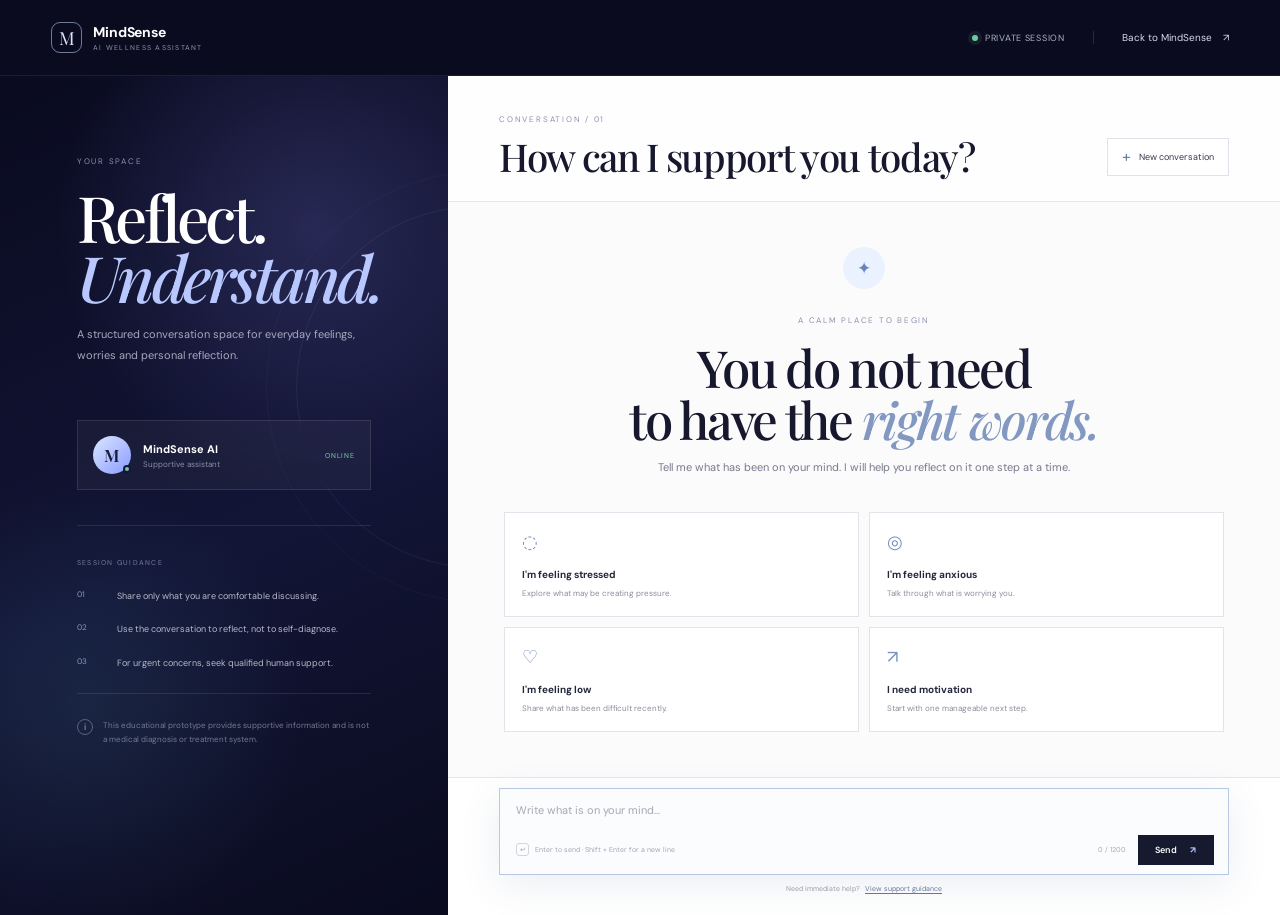
<file: chatbot.html>
<!DOCTYPE html>
<html lang="en">
<head>
    <meta charset="UTF-8">
    <meta name="viewport" content="width=device-width, initial-scale=1.0">
    <title>MindSense AI Assistant</title>
    <meta name="description" content="MindSense AI Assistant — a calm, professional space for reflection and supportive conversation.">
    <link rel="preconnect" href="https://fonts.googleapis.com">
    <link rel="preconnect" href="https://fonts.gstatic.com" crossorigin>
    <link href="https://fonts.googleapis.com/css2?family=DM+Sans:wght@400;500;600;700&family=Playfair+Display:ital,wght@0,500;0,600;1,500&display=swap" rel="stylesheet">
    <link rel="stylesheet" href="chatbot.css">
</head>
<body>

    <div class="page-loader" id="pageLoader">
        <div class="loader-mark">
            <span></span><span></span><span></span>
        </div>
        <p>Preparing your private space</p>
    </div>

    <header class="topbar">
        <a href="../index.html" class="brand">
            <span class="brand-mark">M</span>
            <span>
                <strong>MindSense</strong>
                <small>AI WELLNESS ASSISTANT</small>
            </span>
        </a>

        <div class="topbar-actions">
            <span class="privacy-status">
                <span class="status-dot"></span>
                Private session
            </span>
            <a href="../index.html" class="back-link">Back to MindSense <span>↗</span></a>
        </div>
    </header>

    <main class="app-shell">

        <aside class="sidebar">
            <div class="sidebar-heading">
                <span class="eyebrow">YOUR SPACE</span>
                <h1>Reflect.<br><em>Understand.</em></h1>
                <p>A structured conversation space for everyday feelings, worries and personal reflection.</p>
            </div>

            <div class="assistant-status">
                <div class="assistant-avatar">
                    <span class="pulse"></span>
                    M
                </div>
                <div>
                    <strong>MindSense AI</strong>
                    <small>Supportive assistant</small>
                </div>
                <span class="online">ONLINE</span>
            </div>

            <div class="sidebar-card">
                <span class="card-label">SESSION GUIDANCE</span>
                <div class="guidance-row">
                    <span class="number">01</span>
                    <p>Share only what you are comfortable discussing.</p>
                </div>
                <div class="guidance-row">
                    <span class="number">02</span>
                    <p>Use the conversation to reflect, not to self-diagnose.</p>
                </div>
                <div class="guidance-row">
                    <span class="number">03</span>
                    <p>For urgent concerns, seek qualified human support.</p>
                </div>
            </div>

            <div class="disclaimer">
                <span class="info-icon">i</span>
                <p>This educational prototype provides supportive information and is not a medical diagnosis or treatment system.</p>
            </div>
        </aside>

        <section class="chat-panel">

            <div class="chat-header">
                <div>
                    <span class="eyebrow">CONVERSATION / 01</span>
                    <h2>How can I support you today?</h2>
                </div>

                <button class="new-chat" id="newChatBtn" type="button">
                    <span>+</span>
                    New conversation
                </button>
            </div>

            <div class="conversation" id="conversation">

                <div class="welcome-block" id="welcomeBlock">
                    <div class="welcome-icon">✦</div>
                    <span class="eyebrow">A CALM PLACE TO BEGIN</span>
                    <h3>You do not need<br>to have the <em>right words.</em></h3>
                    <p>Tell me what has been on your mind. I will help you reflect on it one step at a time.</p>

                    <div class="prompt-grid">
                        <button type="button" class="prompt-card" data-prompt="I have been feeling stressed lately.">
                            <span class="prompt-icon">◌</span>
                            <strong>I'm feeling stressed</strong>
                            <small>Explore what may be creating pressure.</small>
                        </button>

                        <button type="button" class="prompt-card" data-prompt="I have been feeling anxious and worried.">
                            <span class="prompt-icon">◎</span>
                            <strong>I'm feeling anxious</strong>
                            <small>Talk through what is worrying you.</small>
                        </button>

                        <button type="button" class="prompt-card" data-prompt="I have been feeling sad or lonely.">
                            <span class="prompt-icon">♡</span>
                            <strong>I'm feeling low</strong>
                            <small>Share what has been difficult recently.</small>
                        </button>

                        <button type="button" class="prompt-card" data-prompt="I am having trouble staying motivated.">
                            <span class="prompt-icon">↗</span>
                            <strong>I need motivation</strong>
                            <small>Start with one manageable next step.</small>
                        </button>
                    </div>
                </div>

                <div class="messages" id="messages" aria-live="polite"></div>

            </div>

            <div class="composer-area">
                <div class="typing-indicator" id="typingIndicator">
                    <span></span><span></span><span></span>
                    <em>MindSense is thinking</em>
                </div>

                <form class="composer" id="chatForm">
                    <textarea
                        id="messageInput"
                        rows="1"
                        maxlength="1200"
                        placeholder="Write what is on your mind..."
                        aria-label="Message MindSense AI"
                    ></textarea>

                    <div class="composer-bottom">
                        <div class="composer-note">
                            <span>↵</span> Enter to send · Shift + Enter for a new line
                        </div>
                        <div class="composer-actions">
                            <span id="characterCount">0 / 1200</span>
                            <button class="send-btn" id="sendBtn" type="submit" aria-label="Send message">
                                <span>Send</span>
                                <b>↗</b>
                            </button>
                        </div>
                    </div>
                </form>

                <div class="safety-line">
                    <span>Need immediate help?</span>
                    <button type="button" id="safetyBtn">View support guidance</button>
                </div>
            </div>

        </section>
    </main>

    <div class="modal" id="safetyModal" aria-hidden="true">
        <div class="modal-backdrop" data-close-modal></div>
        <section class="support-modal" role="dialog" aria-modal="true" aria-labelledby="supportTitle">
            <button class="modal-close" id="closeSafety" type="button" aria-label="Close">×</button>
            <span class="eyebrow">IMMEDIATE SUPPORT</span>
            <h2 id="supportTitle">You deserve human support when it matters most.</h2>
            <p>If you may be in immediate danger or are thinking about harming yourself, please contact your local emergency service or go to the nearest emergency department.</p>
            <div class="support-list">
                <div><b>01</b><span>Contact a trusted person and stay with someone if possible.</span></div>
                <div><b>02</b><span>Contact a qualified mental health professional or local crisis service.</span></div>
                <div><b>03</b><span>Move away from anything you could use to hurt yourself.</span></div>
            </div>
            <p class="support-note">MindSense AI is not a replacement for emergency or professional care.</p>
        </section>
    </div>

    <script src="chatbot.js"></script>
</body>
</html>
</file>
<file: chatbot.css>
:root {
    --navy: #0a0b1f;
    --navy-2: #10122d;
    --ink: #17182d;
    --muted: #73758b;
    --soft: #f5f6f8;
    --line: #e5e7ed;
    --white: #ffffff;
    --accent: #8eb4ff;
    --accent-soft: #eaf1ff;
    --lavender: #c7b8ff;
    --success: #73c8a1;
    --shadow: 0 24px 70px rgba(9, 11, 32, .10);
}

* {
    box-sizing: border-box;
    margin: 0;
    padding: 0;
}

html {
    scroll-behavior: smooth;
}

body {
    min-height: 100vh;
    font-family: "DM Sans", sans-serif;
    color: var(--ink);
    background: #eef0f4;
}

button,
textarea {
    font: inherit;
}

button {
    cursor: pointer;
}

a {
    color: inherit;
    text-decoration: none;
}

/* ---------- Loader ---------- */

.page-loader {
    position: fixed;
    inset: 0;
    z-index: 1000;
    display: grid;
    place-items: center;
    align-content: center;
    gap: 18px;
    background: var(--navy);
    color: white;
    transition: opacity .5s ease, visibility .5s ease;
}

.page-loader.hidden {
    opacity: 0;
    visibility: hidden;
}

.page-loader p {
    font-size: 10px;
    letter-spacing: .16em;
    text-transform: uppercase;
    color: #a8aabd;
}

.loader-mark {
    width: 54px;
    height: 54px;
    position: relative;
}

.loader-mark span {
    position: absolute;
    inset: 0;
    border: 1px solid rgba(177, 205, 255, .45);
    border-radius: 50%;
    animation: loaderPulse 1.8s infinite ease-out;
}

.loader-mark span:nth-child(2) {
    animation-delay: .45s;
}

.loader-mark span:nth-child(3) {
    animation-delay: .9s;
}

@keyframes loaderPulse {
    0% { transform: scale(.35); opacity: .1; }
    50% { opacity: 1; }
    100% { transform: scale(1.35); opacity: 0; }
}

/* ---------- Header ---------- */

.topbar {
    height: 76px;
    padding: 0 4vw;
    display: flex;
    align-items: center;
    justify-content: space-between;
    background: var(--navy);
    color: white;
    border-bottom: 1px solid rgba(255,255,255,.08);
}

.brand {
    display: flex;
    align-items: center;
    gap: 11px;
}

.brand-mark {
    width: 31px;
    height: 31px;
    display: grid;
    place-items: center;
    border: 1px solid rgba(194,214,255,.55);
    border-radius: 9px;
    color: #dbe7ff;
    font-family: "Playfair Display", serif;
    font-size: 18px;
}

.brand strong {
    display: block;
    font-size: 14px;
    letter-spacing: -.01em;
}

.brand small {
    display: block;
    margin-top: 2px;
    font-size: 7px;
    letter-spacing: .18em;
    color: #9295ad;
}

.topbar-actions {
    display: flex;
    align-items: center;
    gap: 28px;
}

.privacy-status {
    display: flex;
    align-items: center;
    gap: 7px;
    color: #aeb1c3;
    font-size: 9px;
    letter-spacing: .08em;
    text-transform: uppercase;
}

.status-dot {
    width: 6px;
    height: 6px;
    border-radius: 50%;
    background: var(--success);
    box-shadow: 0 0 0 4px rgba(115,200,161,.10);
}

.back-link {
    padding-left: 28px;
    border-left: 1px solid rgba(255,255,255,.12);
    font-size: 10px;
    color: #d9dbe5;
    transition: color .2s ease;
}

.back-link:hover {
    color: white;
}

.back-link span {
    margin-left: 8px;
}

/* ---------- App shell ---------- */

.app-shell {
    min-height: calc(100vh - 76px);
    display: grid;
    grid-template-columns: 35% 65%;
    background: var(--white);
}

/* ---------- Sidebar ---------- */

.sidebar {
    position: relative;
    padding: 8vh 6vw 5vh;
    overflow: hidden;
    background:
        radial-gradient(circle at 70% 18%, rgba(105, 104, 190, .28), transparent 34%),
        radial-gradient(circle at 20% 75%, rgba(89, 161, 183, .13), transparent 30%),
        linear-gradient(155deg, #0a0b20 0%, #121536 55%, #0a0b1e 100%);
    color: white;
}

.sidebar::before {
    content: "";
    position: absolute;
    width: 360px;
    height: 360px;
    right: -210px;
    top: 130px;
    border: 1px solid rgba(190, 207, 255, .08);
    border-radius: 50%;
}

.sidebar::after {
    content: "";
    position: absolute;
    width: 430px;
    height: 430px;
    right: -250px;
    top: 95px;
    border: 1px solid rgba(190, 207, 255, .045);
    border-radius: 50%;
}

.eyebrow {
    font-size: 8px;
    letter-spacing: .22em;
    text-transform: uppercase;
    color: #8d91ac;
}

.sidebar-heading {
    max-width: 440px;
    position: relative;
    z-index: 1;
}

.sidebar-heading h1 {
    margin: 18px 0 17px;
    font: 500 clamp(46px, 5vw, 76px)/.94 "Playfair Display", serif;
    letter-spacing: -.055em;
}

.sidebar-heading h1 em {
    color: #b8c8ff;
    font-style: italic;
}

.sidebar-heading p {
    max-width: 370px;
    color: #a7a9bb;
    font-size: 11px;
    line-height: 1.85;
}

.assistant-status {
    margin-top: 55px;
    padding: 15px;
    display: flex;
    align-items: center;
    gap: 12px;
    border: 1px solid rgba(255,255,255,.10);
    background: rgba(255,255,255,.045);
    backdrop-filter: blur(12px);
}

.assistant-avatar {
    width: 38px;
    height: 38px;
    position: relative;
    display: grid;
    place-items: center;
    flex: 0 0 auto;
    border-radius: 50%;
    background: linear-gradient(135deg, #dbe7ff, #8a9cff);
    color: #171a39;
    font: 600 17px "Playfair Display", serif;
}

.pulse {
    position: absolute;
    right: 0;
    bottom: 1px;
    width: 8px;
    height: 8px;
    border: 2px solid #151737;
    border-radius: 50%;
    background: var(--success);
}

.assistant-status strong {
    display: block;
    font-size: 11px;
}

.assistant-status small {
    display: block;
    margin-top: 3px;
    color: #898da6;
    font-size: 8px;
}

.online {
    margin-left: auto;
    font-size: 7px;
    letter-spacing: .13em;
    color: #83d1ad;
}

.sidebar-card {
    position: relative;
    z-index: 1;
    margin-top: 35px;
    padding: 23px 0;
    border-top: 1px solid rgba(255,255,255,.10);
    border-bottom: 1px solid rgba(255,255,255,.10);
}

.card-label {
    font-size: 7px;
    letter-spacing: .18em;
    color: #777c9b;
}

.guidance-row {
    display: grid;
    grid-template-columns: 28px 1fr;
    gap: 12px;
    margin-top: 19px;
}

.guidance-row .number {
    font-size: 8px;
    color: #8d96bb;
}

.guidance-row p {
    color: #b7b9c8;
    font-size: 9px;
    line-height: 1.6;
}

.disclaimer {
    position: relative;
    z-index: 1;
    margin-top: 25px;
    display: flex;
    gap: 10px;
    align-items: flex-start;
}

.info-icon {
    width: 16px;
    height: 16px;
    display: grid;
    place-items: center;
    flex: 0 0 auto;
    border: 1px solid #5c6382;
    border-radius: 50%;
    color: #a8adc5;
    font-size: 9px;
}

.disclaimer p {
    max-width: 340px;
    color: #747992;
    font-size: 8px;
    line-height: 1.7;
}

/* ---------- Chat panel ---------- */

.chat-panel {
    min-width: 0;
    min-height: calc(100vh - 76px);
    display: grid;
    grid-template-rows: auto 1fr auto;
    background: #fbfbfc;
}

.chat-header {
    padding: 30px 4vw 25px;
    display: flex;
    align-items: end;
    justify-content: space-between;
    border-bottom: 1px solid var(--line);
    background: rgba(255,255,255,.88);
}

.chat-header h2 {
    margin-top: 9px;
    font: 500 clamp(25px, 3vw, 40px)/1.05 "Playfair Display", serif;
    letter-spacing: -.035em;
}

.new-chat {
    padding: 10px 14px;
    display: flex;
    align-items: center;
    gap: 8px;
    border: 1px solid #dfe2e9;
    background: white;
    color: #36394d;
    font-size: 9px;
    transition: .2s ease;
}

.new-chat:hover {
    border-color: #bac5dc;
    transform: translateY(-1px);
}

.new-chat span {
    font-size: 16px;
    line-height: 1;
    color: #687ca7;
}

/* ---------- Conversation ---------- */

.conversation {
    min-height: 0;
    overflow-y: auto;
    padding: 5vh 4vw;
    scrollbar-width: thin;
    scrollbar-color: #d9dce5 transparent;
}

.welcome-block {
    max-width: 720px;
    margin: 0 auto;
    text-align: center;
    animation: rise .65s ease both;
}

@keyframes rise {
    from { opacity: 0; transform: translateY(15px); }
    to { opacity: 1; transform: none; }
}

.welcome-icon {
    width: 42px;
    height: 42px;
    margin: 0 auto 18px;
    display: grid;
    place-items: center;
    border-radius: 50%;
    background: var(--accent-soft);
    color: #6884bf;
    font-size: 17px;
}

.welcome-block h3 {
    margin: 14px 0 13px;
    font: 500 clamp(31px, 4vw, 52px)/1 "Playfair Display", serif;
    letter-spacing: -.045em;
}

.welcome-block h3 em {
    color: #8298c1;
}

.welcome-block > p {
    max-width: 540px;
    margin: 0 auto;
    color: #77798c;
    font-size: 11px;
    line-height: 1.8;
}

.prompt-grid {
    margin-top: 34px;
    display: grid;
    grid-template-columns: repeat(2, 1fr);
    gap: 10px;
    text-align: left;
}

.prompt-card {
    padding: 17px;
    border: 1px solid #e1e4ea;
    background: white;
    text-align: left;
    transition: .25s ease;
}

.prompt-card:hover {
    transform: translateY(-3px);
    border-color: #b8c7e4;
    box-shadow: 0 12px 30px rgba(36, 48, 85, .07);
}

.prompt-icon {
    display: block;
    margin-bottom: 14px;
    color: #7790c0;
    font-size: 18px;
}

.prompt-card strong {
    display: block;
    font-size: 10px;
    color: #25273b;
}

.prompt-card small {
    display: block;
    margin-top: 6px;
    color: #8b8d9c;
    font-size: 8px;
    line-height: 1.5;
}

.messages {
    max-width: 800px;
    margin: 0 auto;
    display: flex;
    flex-direction: column;
    gap: 18px;
}

.messages:empty {
    display: none;
}

.message {
    display: flex;
    gap: 11px;
    align-items: flex-start;
    animation: messageIn .3s ease both;
}

@keyframes messageIn {
    from { opacity: 0; transform: translateY(7px); }
    to { opacity: 1; transform: none; }
}

.message.user {
    justify-content: flex-end;
}

.message-avatar {
    width: 30px;
    height: 30px;
    display: grid;
    place-items: center;
    flex: 0 0 auto;
    border-radius: 50%;
    font-size: 9px;
    font-weight: 700;
}

.message.assistant .message-avatar {
    background: #e9effc;
    color: #536d9d;
}

.message.user .message-avatar {
    order: 2;
    background: #17192f;
    color: white;
}

.message-content {
    max-width: min(650px, 78%);
}

.message-bubble {
    padding: 14px 16px;
    border: 1px solid #e4e6ec;
    border-radius: 3px 14px 14px 14px;
    background: white;
    color: #45475a;
    font-size: 11px;
    line-height: 1.75;
    box-shadow: 0 5px 20px rgba(20,25,45,.035);
}

.message.user .message-bubble {
    border: 0;
    border-radius: 14px 3px 14px 14px;
    background: #17192f;
    color: #f3f4fa;
}

.message-meta {
    margin-top: 6px;
    padding: 0 3px;
    color: #a1a3b0;
    font-size: 7px;
    letter-spacing: .05em;
}

.message.user .message-meta {
    text-align: right;
}

.response-context,
.response-suggestion {
    margin-top: 9px;
    padding: 11px 13px;
    border-left: 2px solid #9bb3df;
    background: #f3f6fb;
    color: #63677a;
    font-size: 9px;
    line-height: 1.65;
}

.response-suggestion::before {
    content: "SUGGESTION";
    display: block;
    margin-bottom: 5px;
    color: #6f85ae;
    font-size: 7px;
    letter-spacing: .14em;
}

.safety-message .message-bubble {
    border-color: #efcaca;
    background: #fff8f8;
}

.safety-message .response-suggestion {
    border-color: #d58c8c;
    background: #fff1f1;
}

/* ---------- Composer ---------- */

.composer-area {
    padding: 10px 4vw 22px;
    border-top: 1px solid var(--line);
    background: #fff;
}

.typing-indicator {
    max-width: 800px;
    margin: 0 auto 8px;
    display: none;
    align-items: center;
    gap: 4px;
    color: #999cab;
    font-size: 8px;
}

.typing-indicator.visible {
    display: flex;
}

.typing-indicator span {
    width: 4px;
    height: 4px;
    border-radius: 50%;
    background: #9ba5bc;
    animation: typing .9s infinite alternate;
}

.typing-indicator span:nth-child(2) { animation-delay: .2s; }
.typing-indicator span:nth-child(3) { animation-delay: .4s; }

@keyframes typing {
    to { transform: translateY(-4px); opacity: .4; }
}

.typing-indicator em {
    margin-left: 5px;
    font-style: normal;
}

.composer {
    max-width: 800px;
    margin: 0 auto;
    padding: 13px 14px 9px 16px;
    border: 1px solid #dfe2e9;
    background: #fbfcfe;
    box-shadow: 0 8px 35px rgba(28,36,65,.055);
    transition: border .2s ease, box-shadow .2s ease;
}

.composer:focus-within {
    border-color: #b8c7e4;
    box-shadow: 0 10px 40px rgba(70,92,137,.10);
}

.composer textarea {
    width: 100%;
    min-height: 28px;
    max-height: 125px;
    resize: none;
    outline: none;
    border: 0;
    background: transparent;
    color: #25273b;
    font-size: 11px;
    line-height: 1.6;
}

.composer textarea::placeholder {
    color: #a5a7b3;
}

.composer-bottom {
    display: flex;
    align-items: center;
    justify-content: space-between;
    gap: 15px;
}

.composer-note {
    color: #a1a4b1;
    font-size: 7px;
}

.composer-note span {
    display: inline-grid;
    place-items: center;
    margin-right: 4px;
    width: 13px;
    height: 13px;
    border: 1px solid #d3d6df;
    border-radius: 3px;
}

.composer-actions {
    display: flex;
    align-items: center;
    gap: 12px;
}

#characterCount {
    color: #a4a6b2;
    font-size: 7px;
}

.send-btn {
    min-width: 76px;
    padding: 9px 11px;
    display: flex;
    align-items: center;
    justify-content: center;
    gap: 13px;
    border: 0;
    background: #17192f;
    color: white;
    font-size: 9px;
    font-weight: 600;
    transition: .2s ease;
}

.send-btn:hover {
    background: #252847;
    transform: translateY(-1px);
}

.send-btn:disabled {
    opacity: .45;
    cursor: not-allowed;
    transform: none;
}

.send-btn b {
    color: #b8c8ff;
}

.safety-line {
    max-width: 800px;
    margin: 9px auto 0;
    display: flex;
    justify-content: center;
    gap: 5px;
    color: #9a9cab;
    font-size: 7px;
}

.safety-line button {
    border: 0;
    background: transparent;
    color: #63779f;
    font-size: 7px;
    text-decoration: underline;
    text-underline-offset: 2px;
}

/* ---------- Modal ---------- */

.modal {
    position: fixed;
    inset: 0;
    z-index: 500;
    display: none;
    place-items: center;
}

.modal.open {
    display: grid;
}

.modal-backdrop {
    position: absolute;
    inset: 0;
    background: rgba(7, 8, 25, .72);
    backdrop-filter: blur(8px);
}

.support-modal {
    position: relative;
    z-index: 1;
    width: min(520px, calc(100vw - 32px));
    padding: 38px;
    background: #fafafa;
    box-shadow: 0 35px 100px rgba(0,0,0,.28);
}

.modal-close {
    position: absolute;
    top: 12px;
    right: 15px;
    border: 0;
    background: transparent;
    color: #707287;
    font-size: 24px;
}

.support-modal h2 {
    margin: 15px 30px 14px 0;
    font: 500 37px/1.04 "Playfair Display", serif;
    letter-spacing: -.035em;
}

.support-modal > p {
    color: #656779;
    font-size: 10px;
    line-height: 1.75;
}

.support-list {
    margin: 25px 0;
    border-top: 1px solid #e1e2e7;
}

.support-list div {
    display: grid;
    grid-template-columns: 28px 1fr;
    gap: 12px;
    padding: 13px 0;
    border-bottom: 1px solid #e1e2e7;
}

.support-list b {
    color: #7d8eaf;
    font-size: 8px;
}

.support-list span {
    color: #4f5263;
    font-size: 9px;
    line-height: 1.55;
}

.support-note {
    color: #9698a6 !important;
    font-size: 8px !important;
}

/* ---------- Responsive ---------- */

@media (max-width: 1050px) {
    .app-shell {
        grid-template-columns: 38% 62%;
    }

    .sidebar {
        padding-left: 5vw;
        padding-right: 4vw;
    }

    .sidebar-heading h1 {
        font-size: 54px;
    }

    .topbar-actions .back-link {
        display: none;
    }
}

@media (max-width: 820px) {
    .topbar {
        height: 68px;
    }

    .app-shell {
        min-height: calc(100vh - 68px);
        grid-template-columns: 1fr;
    }

    .sidebar {
        display: none;
    }

    .chat-panel {
        min-height: calc(100vh - 68px);
    }

    .chat-header {
        padding: 23px 5vw;
    }

    .conversation,
    .composer-area {
        padding-left: 5vw;
        padding-right: 5vw;
    }
}

@media (max-width: 560px) {
    .topbar {
        padding: 0 5vw;
    }

    .privacy-status {
        display: none;
    }

    .chat-header {
        align-items: center;
        gap: 15px;
    }

    .chat-header h2 {
        font-size: 27px;
    }

    .new-chat {
        padding: 9px;
    }

    .new-chat span {
        font-size: 18px;
    }

    .new-chat {
        font-size: 0;
    }

    .new-chat span {
        margin: 0;
    }

    .prompt-grid {
        grid-template-columns: 1fr;
    }

    .welcome-block h3 {
        font-size: 36px;
    }

    .message-content {
        max-width: 84%;
    }

    .composer-note {
        display: none;
    }

    .composer-bottom {
        justify-content: flex-end;
    }

    .support-modal {
        padding: 30px 24px;
    }

    .support-modal h2 {
        font-size: 31px;
    }
}

@media (prefers-reduced-motion: reduce) {
    *,
    *::before,
    *::after {
        animation: none !important;
        transition: none !important;
        scroll-behavior: auto !important;
    }
}
</file>
